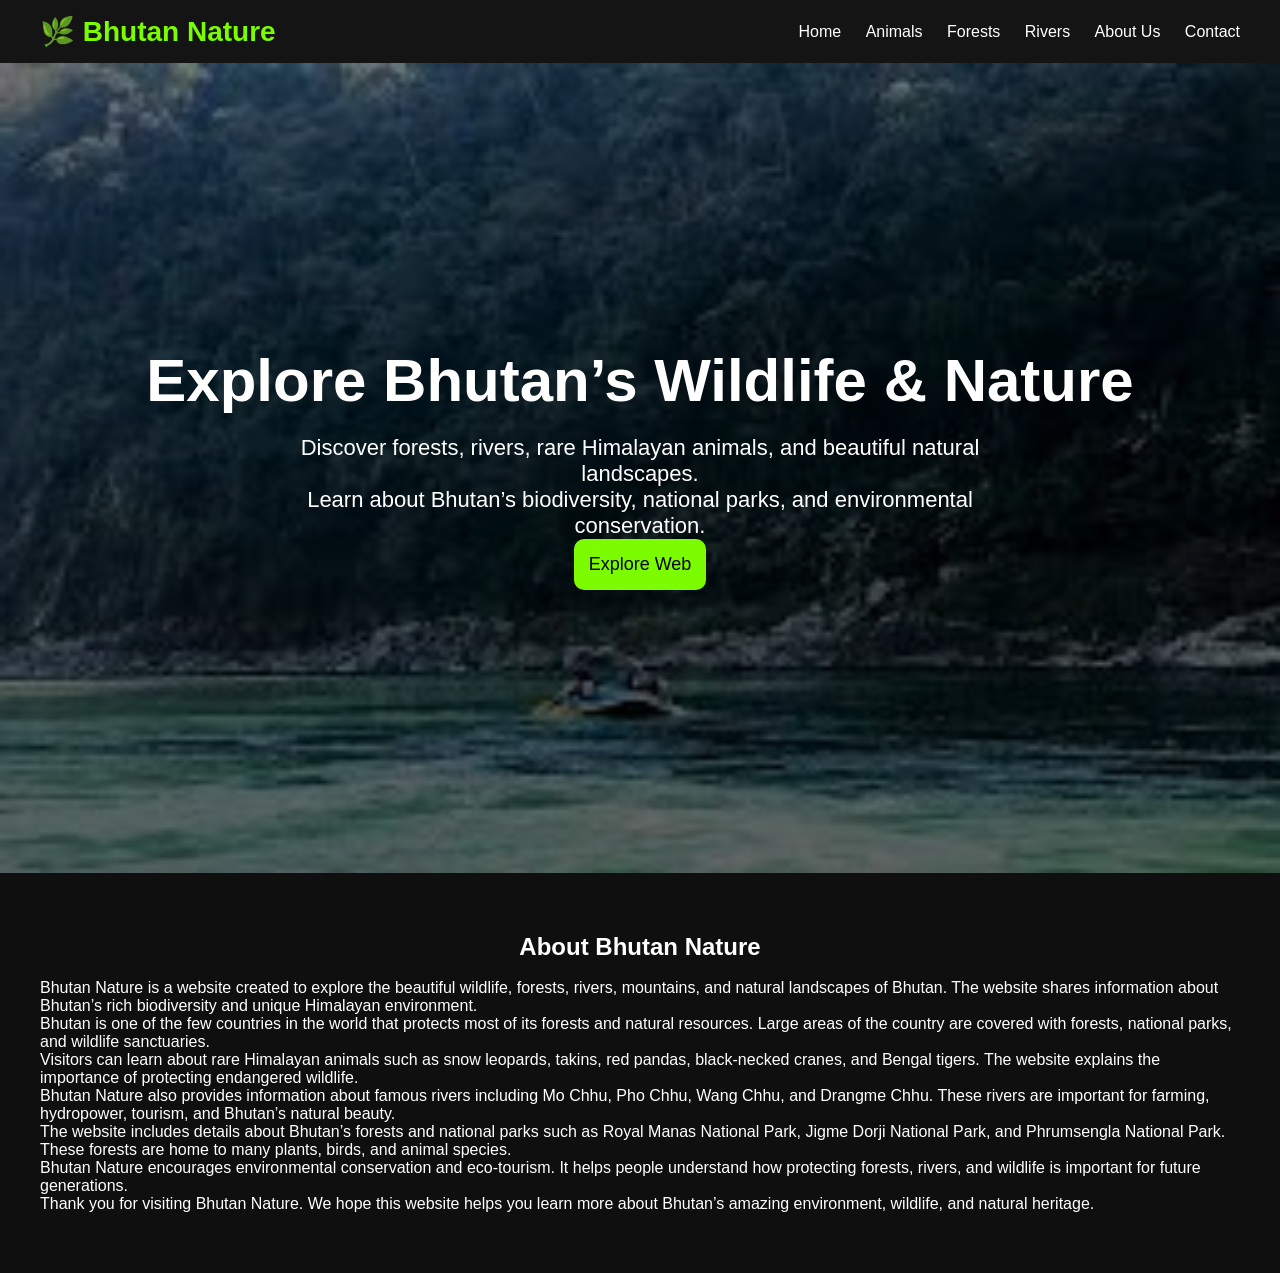
<file: index.html>
<!DOCTYPE html>
<html lang="en">

<head>

  <meta charset="UTF-8">
  <meta name="viewport"
  content="width=device-width, initial-scale=1.0">

  <title>Bhutan Wildlife & Nature</title>

  <link rel="stylesheet" href="style.css">

</head>

<body>

  <!-- NAVBAR -->

  <nav class="navbar">

    <div class="logo">
      🌿 Bhutan Nature
    </div>

    <div class="nav-links">

      <a href="index.html">Home</a>
      <a href="animals.html">Animals</a>
      <a href="forests.html">Forests</a>
      <a href="rivers.html">Rivers</a>
      <a href="aboutus.html">About Us</a>
      <a href="contact.html">Contact</a>

    </div>

  </nav>

  <!-- HERO SECTION -->

  <section class="hero">

    <h1>
      Explore Bhutan’s Wildlife & Nature
    </h1>

    <p>
      Discover forests, rivers,
      rare Himalayan animals,
      and beautiful natural landscapes.
    </p>

    <p>
      Learn about Bhutan’s biodiversity,
      national parks,
      and environmental conservation.
    </p>

    <!-- EXPLORE BUTTON -->

    <button class="explore-btn"
    onclick="document.getElementById('home-info').scrollIntoView({behavior:'smooth'})">

      Explore Web

    </button>

  </section>

  <!-- HOME INFO SECTION -->

  <section id="home-info" class="home-info">

    <h2 style="text-align: center;">
      About Bhutan Nature
    </h2>

    <br>

    <p>
      Bhutan Nature is a website created to explore the beautiful wildlife,
      forests, rivers, mountains, and natural landscapes of Bhutan.
      The website shares information about Bhutan’s rich biodiversity
      and unique Himalayan environment.
    </p>

    <p>
      Bhutan is one of the few countries in the world that protects
      most of its forests and natural resources.
      Large areas of the country are covered with forests,
      national parks, and wildlife sanctuaries.
    </p>

    <p>
      Visitors can learn about rare Himalayan animals such as
      snow leopards, takins, red pandas,
      black-necked cranes, and Bengal tigers.
      The website explains the importance of protecting endangered wildlife.
    </p>

    <p>
      Bhutan Nature also provides information about famous rivers
      including Mo Chhu, Pho Chhu, Wang Chhu,
      and Drangme Chhu.
      These rivers are important for farming,
      hydropower, tourism, and Bhutan’s natural beauty.
    </p>

    <p>
      The website includes details about Bhutan’s forests
      and national parks such as Royal Manas National Park,
      Jigme Dorji National Park,
      and Phrumsengla National Park.
      These forests are home to many plants,
      birds, and animal species.
    </p>

    <p>
      Bhutan Nature encourages environmental conservation
      and eco-tourism.
      It helps people understand how protecting forests,
      rivers, and wildlife is important for future generations.
    </p>

    <p>
      Thank you for visiting Bhutan Nature.
      We hope this website helps you learn more about
      Bhutan’s amazing environment,
      wildlife,
      and natural heritage.
    </p>

  </section>

</body>

</html>
</file>
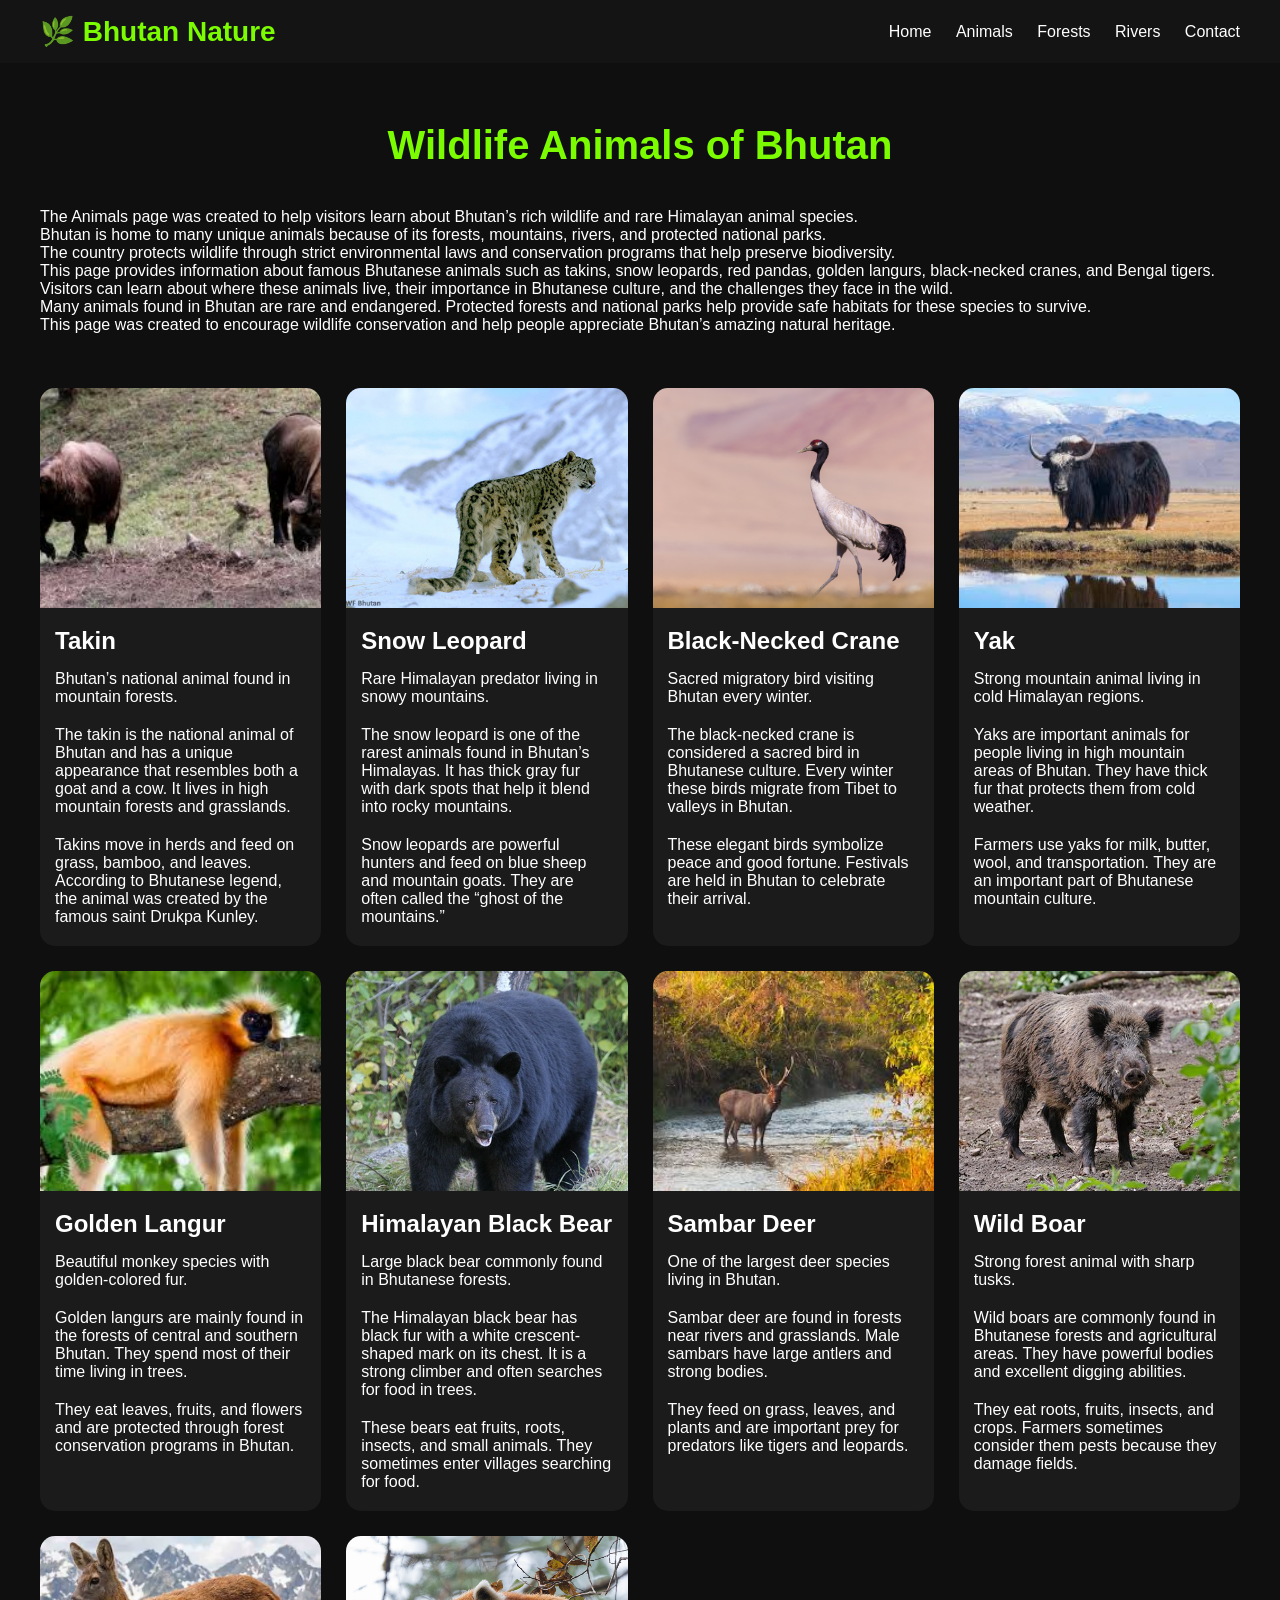
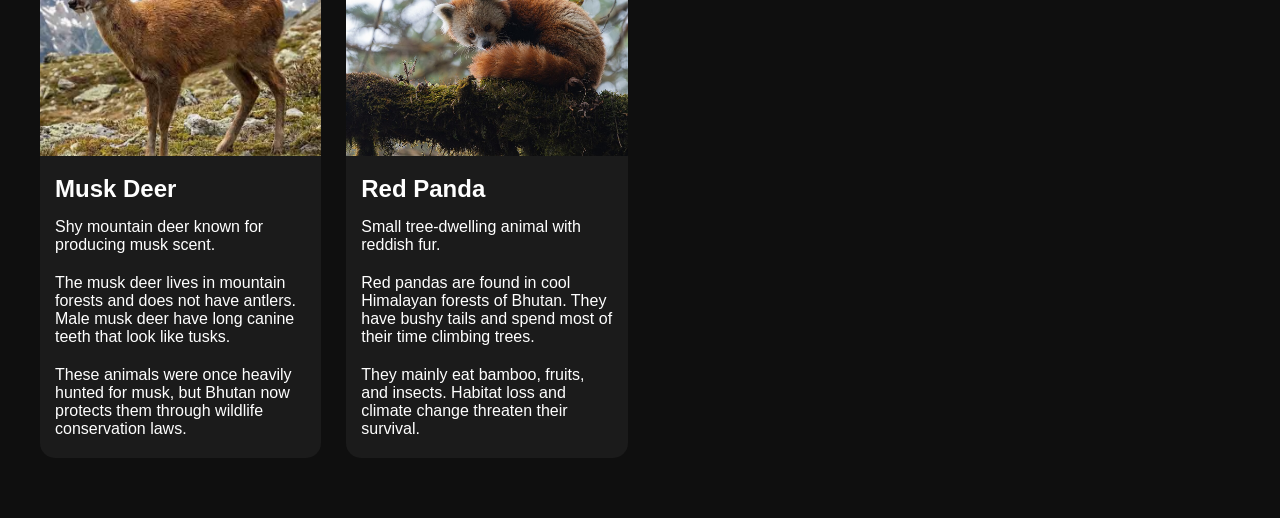
<file: animals.html>
<!DOCTYPE html>
<html lang="en">

<head>

<meta charset="UTF-8">
<meta name="viewport" content="width=device-width, initial-scale=1.0">

<title>Animals</title>

<link rel="stylesheet" href="style.css">

</head>

<body>

<!-- NAVBAR -->

<nav class="navbar">

<div class="logo">🌿 Bhutan Nature</div>

<div class="nav-links">

<a href="index.html">Home</a>
<a href="animals.html">Animals</a>
<a href="forests.html">Forests</a>
<a href="rivers.html">Rivers</a>
<a href="contact.html">Contact</a>

</div>

</nav>

<!-- ANIMALS SECTION -->

<section id="animals">

<h1 class="section-title">
Wildlife Animals of Bhutan
</h1>

<!-- ANIMAL PAGE INFO -->

<div class="animal-info">

<p>
The Animals page was created to help visitors learn about
Bhutan’s rich wildlife and rare Himalayan animal species.
</p>

<p>
Bhutan is home to many unique animals because of its forests,
mountains,
rivers,
and protected national parks.
</p>

<p>
The country protects wildlife through strict environmental laws
and conservation programs that help preserve biodiversity.
</p>

<p>
This page provides information about famous Bhutanese animals such as
takins,
snow leopards,
red pandas,
golden langurs,
black-necked cranes,
and Bengal tigers.
</p>

<p>
Visitors can learn about where these animals live,
their importance in Bhutanese culture,
and the challenges they face in the wild.
</p>

<p>
Many animals found in Bhutan are rare and endangered.
Protected forests and national parks help provide safe habitats
for these species to survive.
</p>

<p>
This page was created to encourage wildlife conservation
and help people appreciate Bhutan’s amazing natural heritage.
</p>

<br><br><br>

</div>

<div class="cards">

<!-- TAKIN -->

<div class="card">

<img src="imagess/takin.jpg" alt="Takin">

<h2>Takin</h2>

<p>
Bhutan’s national animal found in mountain forests.
</p>

<p>
The takin is the national animal of Bhutan and has a unique appearance
that resembles both a goat and a cow. It lives in high mountain forests
and grasslands.
</p>

<p>
Takins move in herds and feed on grass, bamboo, and leaves.
According to Bhutanese legend, the animal was created by the famous saint
Drukpa Kunley.
</p>

</div>

<!-- SNOW LEOPARD -->

<div class="card">

<img src="imagess/Bhutan-has-96-snow-leopards.jpg" alt="Snow Leopard">

<h2>Snow Leopard</h2>

<p>
Rare Himalayan predator living in snowy mountains.
</p>

<p>
The snow leopard is one of the rarest animals found in Bhutan’s Himalayas.
It has thick gray fur with dark spots that help it blend into rocky mountains.
</p>

<p>
Snow leopards are powerful hunters and feed on blue sheep and mountain goats.
They are often called the “ghost of the mountains.”
</p>

</div>

<!-- BLACK-NECKED CRANE -->

<div class="card">

<img src="imagess/Black_necked_crane_at_Hanle.jpg" alt="Black-Necked Crane">

<h2>Black-Necked Crane</h2>

<p>
Sacred migratory bird visiting Bhutan every winter.
</p>

<p>
The black-necked crane is considered a sacred bird in Bhutanese culture.
Every winter these birds migrate from Tibet to valleys in Bhutan.
</p>

<p>
These elegant birds symbolize peace and good fortune.
Festivals are held in Bhutan to celebrate their arrival.
</p>

</div>

<!-- YAK -->

<div class="card">

<img src="imagess/yak.jpg" alt="Yak">

<h2>Yak</h2>

<p>
Strong mountain animal living in cold Himalayan regions.
</p>

<p>
Yaks are important animals for people living in high mountain areas of Bhutan.
They have thick fur that protects them from cold weather.
</p>

<p>
Farmers use yaks for milk, butter, wool, and transportation.
They are an important part of Bhutanese mountain culture.
</p>

</div>

<!-- GOLDEN LANGUR -->

<div class="card">

<img src="imagess/gold.jpg" alt="Golden Langur">

<h2>Golden Langur</h2>

<p>
Beautiful monkey species with golden-colored fur.
</p>

<p>
Golden langurs are mainly found in the forests of central and southern Bhutan.
They spend most of their time living in trees.
</p>

<p>
They eat leaves, fruits, and flowers and are protected through forest
conservation programs in Bhutan.
</p>

</div>

<!-- HIMALAYAN BLACK BEAR -->

<div class="card">

<img src="imagess/bear.jpg" alt="Himalayan Black Bear">

<h2>Himalayan Black Bear</h2>

<p>
Large black bear commonly found in Bhutanese forests.
</p>

<p>
The Himalayan black bear has black fur with a white crescent-shaped mark
on its chest. It is a strong climber and often searches for food in trees.
</p>

<p>
These bears eat fruits, roots, insects, and small animals.
They sometimes enter villages searching for food.
</p>

</div>

<!-- SAMBAR DEER -->

<div class="card">

<img src="imagess/deer.jpg" alt="Sambar Deer">

<h2>Sambar Deer</h2>

<p>
One of the largest deer species living in Bhutan.
</p>

<p>
Sambar deer are found in forests near rivers and grasslands.
Male sambars have large antlers and strong bodies.
</p>

<p>
They feed on grass, leaves, and plants and are important prey for
predators like tigers and leopards.
</p>

</div>

<!-- WILD BOAR -->

<div class="card">

<img src="imagess/boar.jpg" alt="Wild Boar">

<h2>Wild Boar</h2>

<p>
Strong forest animal with sharp tusks.
</p>

<p>
Wild boars are commonly found in Bhutanese forests and agricultural areas.
They have powerful bodies and excellent digging abilities.
</p>

<p>
They eat roots, fruits, insects, and crops.
Farmers sometimes consider them pests because they damage fields.
</p>

</div>

<!-- MUSK DEER -->

<div class="card">

<img src="imagess/Alpine-musk-deer.avif" alt="Musk Deer">

<h2>Musk Deer</h2>

<p>
Shy mountain deer known for producing musk scent.
</p>

<p>
The musk deer lives in mountain forests and does not have antlers.
Male musk deer have long canine teeth that look like tusks.
</p>

<p>
These animals were once heavily hunted for musk, but Bhutan now protects
them through wildlife conservation laws.
</p>

</div>

<!-- RED PANDA -->

<div class="card">

<img src="imagess/Red_Panda,_Gentle_Tree-Dweller_of_the_Himalayas.jpg" alt="Red Panda">

<h2>Red Panda</h2>

<p>
Small tree-dwelling animal with reddish fur.
</p>

<p>
Red pandas are found in cool Himalayan forests of Bhutan.
They have bushy tails and spend most of their time climbing trees.
</p>

<p>
They mainly eat bamboo, fruits, and insects.
Habitat loss and climate change threaten their survival.
</p>

</div>

</div>

</section>

</body>

</html>
</file>
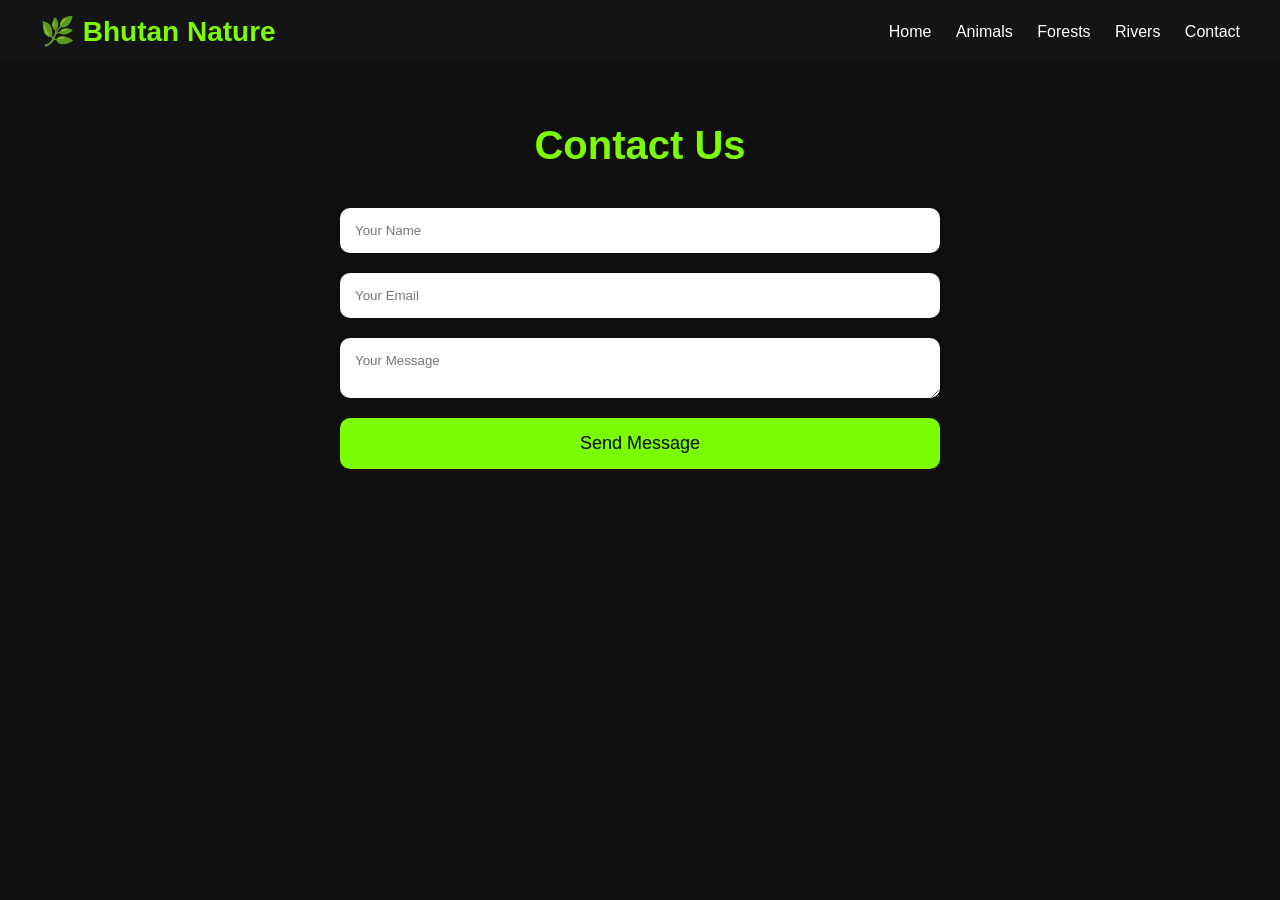
<file: contact.html>
<!DOCTYPE html>
<html lang="en">

<head>

<meta charset="UTF-8">

<title>Contact</title>

<link rel="stylesheet"
href="style.css">

</head>

<body>

<nav class="navbar">

<div class="logo">🌿 Bhutan Nature</div>

<div class="nav-links">

<a href="index.html">Home</a>
<a href="animals.html">Animals</a>
<a href="forests.html">Forests</a>
<a href="rivers.html">Rivers</a>
<a href="contact.html">Contact</a>

</div>

</nav>

<section>

<h1 class="section-title">
Contact Us
</h1>

<form>

<input type="text"
placeholder="Your Name">

<input type="email"
placeholder="Your Email">

<textarea
placeholder="Your Message"></textarea>

<button type="submit">
Send Message
</button>

</form>

</section>

</body>

</html>
</file>
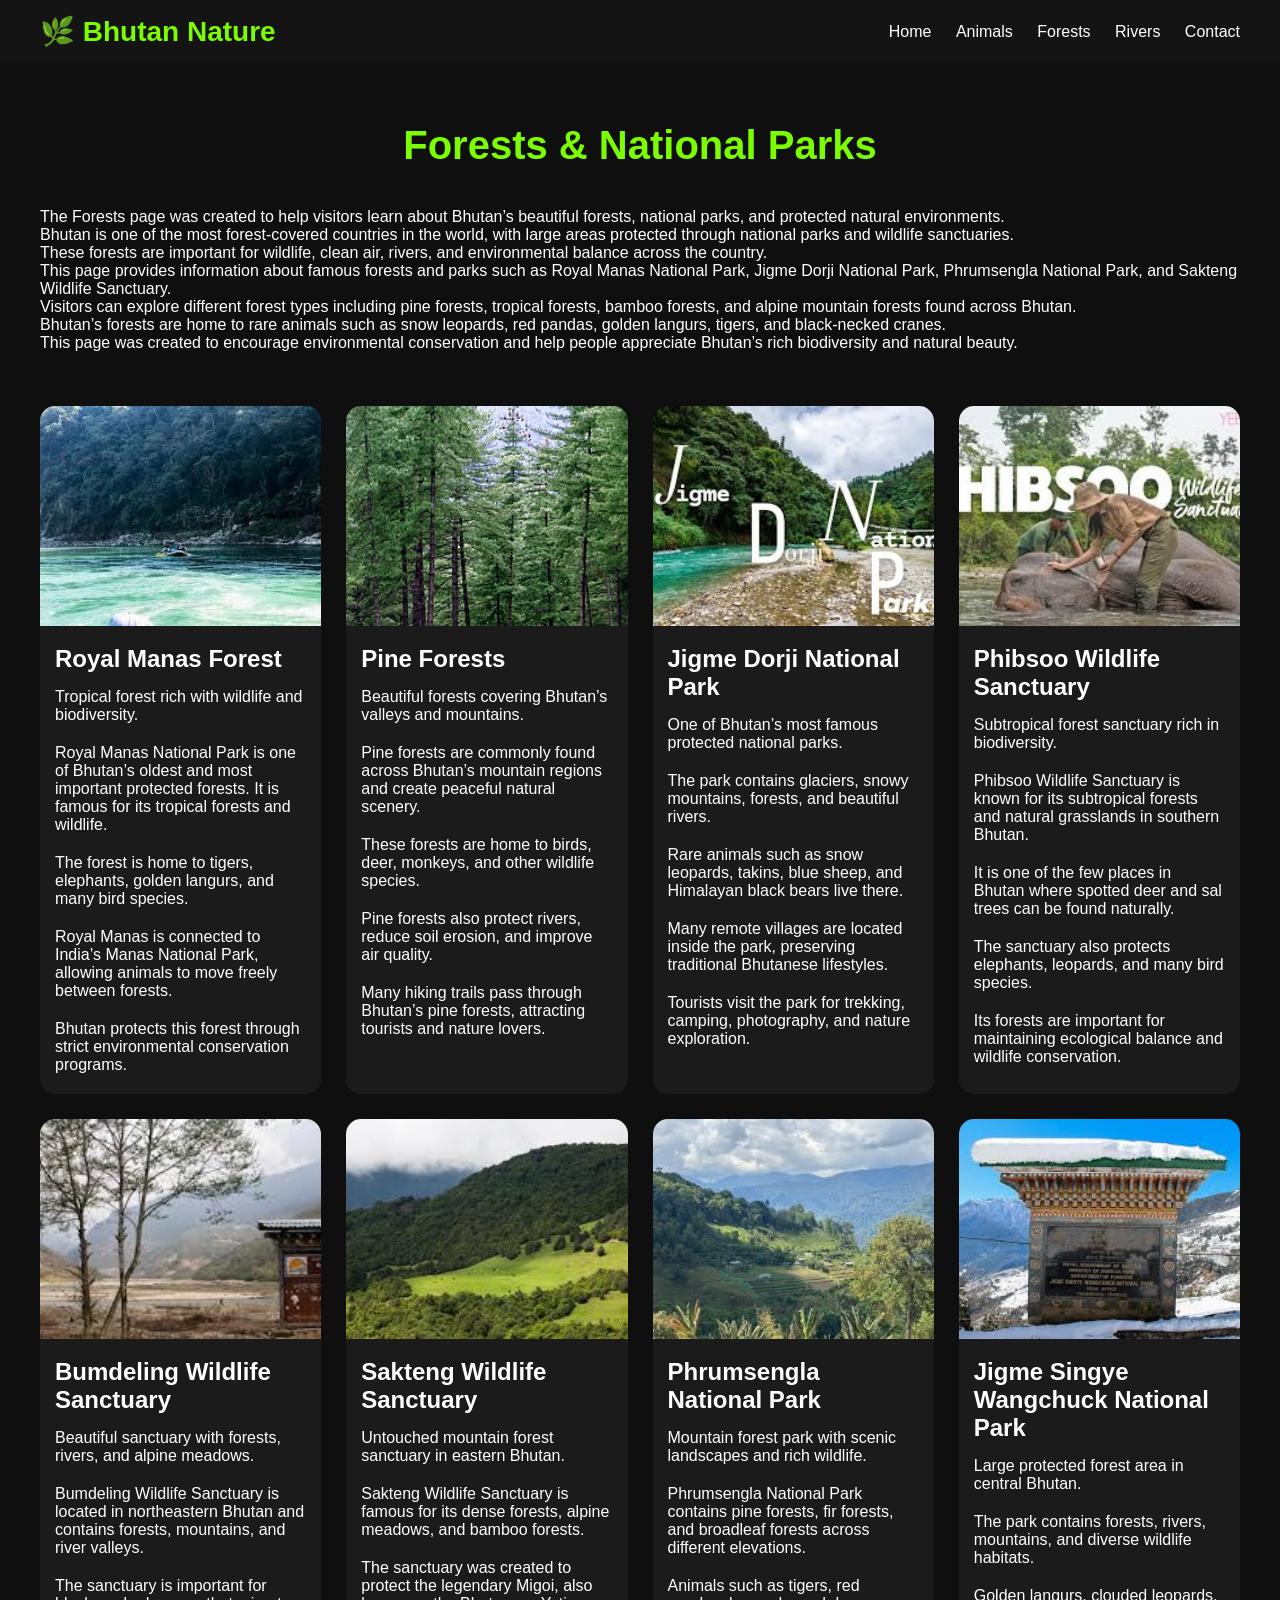
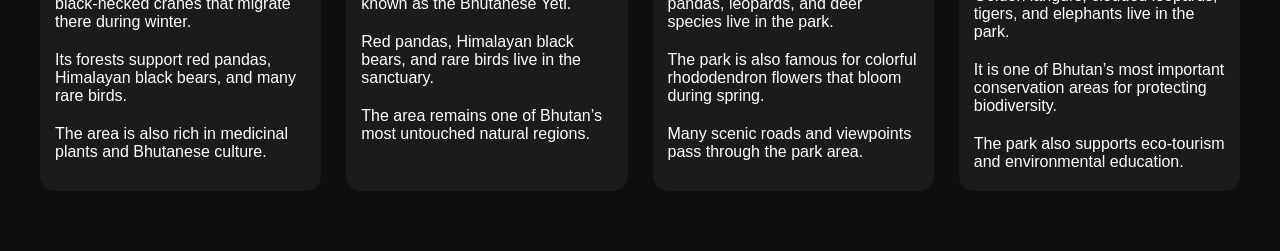
<file: forests.html>
<!DOCTYPE html>
<html lang="en">

<head>

<meta charset="UTF-8">
<meta name="viewport" content="width=device-width, initial-scale=1.0">

<title>Forests</title>

<link rel="stylesheet" href="style.css">

</head>

<body>

<!-- NAVBAR -->

<nav class="navbar">

<div class="logo">🌿 Bhutan Nature</div>

<div class="nav-links">

<a href="index.html">Home</a>
<a href="animals.html">Animals</a>
<a href="forests.html">Forests</a>
<a href="rivers.html">Rivers</a>
<a href="contact.html">Contact</a>

</div>

</nav>

<!-- FORESTS -->

<section id="forests">

<h1 class="section-title">
Forests & National Parks
</h1>

<!-- FOREST PAGE INFO -->

<div class="forest-info">

<p>
The Forests page was created to help visitors learn about
Bhutan’s beautiful forests,
national parks,
and protected natural environments.
</p>

<p>
Bhutan is one of the most forest-covered countries in the world,
with large areas protected through national parks
and wildlife sanctuaries.
</p>

<p>
These forests are important for wildlife,
clean air,
rivers,
and environmental balance across the country.
</p>

<p>
This page provides information about famous forests and parks such as
Royal Manas National Park,
Jigme Dorji National Park,
Phrumsengla National Park,
and Sakteng Wildlife Sanctuary.
</p>

<p>
Visitors can explore different forest types including
pine forests,
tropical forests,
bamboo forests,
and alpine mountain forests found across Bhutan.
</p>

<p>
Bhutan’s forests are home to rare animals such as
snow leopards,
red pandas,
golden langurs,
tigers,
and black-necked cranes.
</p>

<p>
This page was created to encourage environmental conservation
and help people appreciate Bhutan’s rich biodiversity
and natural beauty.
</p>
<br><br><br>
</div>

<div class="cards">

<!-- ROYAL MANAS -->

<div class="card">

<img src="imagess/67.jpg" alt="Royal Manas National Park">

<h2>Royal Manas Forest</h2>

<p>
Tropical forest rich with wildlife and biodiversity.
</p>

<p>
Royal Manas National Park is one of Bhutan’s oldest
and most important protected forests.
It is famous for its tropical forests and wildlife.
</p>

<p>
The forest is home to tigers,
elephants, golden langurs,
and many bird species.
</p>

<p>
Royal Manas is connected to India’s
Manas National Park,
allowing animals to move freely between forests.
</p>

<p>
Bhutan protects this forest through
strict environmental conservation programs.
</p>

</div>

<!-- PINE FORESTS -->

<div class="card">

<img src="imagess/Pinus_wallichiana_Bhutan2.jpg" alt="Pine Forests">

<h2>Pine Forests</h2>

<p>
Beautiful forests covering Bhutan’s valleys and mountains.
</p>

<p>
Pine forests are commonly found across Bhutan’s mountain regions
and create peaceful natural scenery.
</p>

<p>
These forests are home to birds,
deer, monkeys,
and other wildlife species.
</p>

<p>
Pine forests also protect rivers,
reduce soil erosion,
and improve air quality.
</p>

<p>
Many hiking trails pass through Bhutan’s pine forests,
attracting tourists and nature lovers.
</p>

</div>

<!-- JIGME DORJI -->

<div class="card">

<img src="imagess/park.jpg" alt="Jigme Dorji National Park">

<h2>Jigme Dorji National Park</h2>

<p>
One of Bhutan’s most famous protected national parks.
</p>

<p>
The park contains glaciers,
snowy mountains,
forests,
and beautiful rivers.
</p>

<p>
Rare animals such as snow leopards,
takins,
blue sheep,
and Himalayan black bears live there.
</p>

<p>
Many remote villages are located inside the park,
preserving traditional Bhutanese lifestyles.
</p>

<p>
Tourists visit the park for trekking,
camping,
photography,
and nature exploration.
</p>

</div>

<!-- PHIBSOO WILDLIFE SANCTUARY -->

<div class="card">

<img src="imagess/11111.jpg" alt="Phibsoo Wildlife Sanctuary">

<h2>Phibsoo Wildlife Sanctuary</h2>

<p>
Subtropical forest sanctuary rich in biodiversity.
</p>

<p>
Phibsoo Wildlife Sanctuary is known for its subtropical forests
and natural grasslands in southern Bhutan.
</p>

<p>
It is one of the few places in Bhutan where spotted deer
and sal trees can be found naturally.
</p>

<p>
The sanctuary also protects elephants,
leopards,
and many bird species.
</p>

<p>
Its forests are important for maintaining ecological balance
and wildlife conservation.
</p>

</div>

<!-- BUMDELING WILDLIFE SANCTUARY -->

<div class="card">

<img src="imagess/22222.jpg" alt="Bumdeling Wildlife Sanctuary">

<h2>Bumdeling Wildlife Sanctuary</h2>

<p>
Beautiful sanctuary with forests, rivers, and alpine meadows.
</p>

<p>
Bumdeling Wildlife Sanctuary is located in northeastern Bhutan
and contains forests,
mountains,
and river valleys.
</p>

<p>
The sanctuary is important for black-necked cranes
that migrate there during winter.
</p>

<p>
Its forests support red pandas,
Himalayan black bears,
and many rare birds.
</p>

<p>
The area is also rich in medicinal plants
and Bhutanese culture.
</p>

</div>

<!-- SAKTENG WILDLIFE SANCTUARY -->

<div class="card">

<img src="imagess/w.jpg" alt="Sakteng Wildlife Sanctuary">

<h2>Sakteng Wildlife Sanctuary</h2>

<p>
Untouched mountain forest sanctuary in eastern Bhutan.
</p>

<p>
Sakteng Wildlife Sanctuary is famous for its dense forests,
alpine meadows,
and bamboo forests.
</p>

<p>
The sanctuary was created to protect the legendary Migoi,
also known as the Bhutanese Yeti.
</p>

<p>
Red pandas,
Himalayan black bears,
and rare birds live in the sanctuary.
</p>

<p>
The area remains one of Bhutan’s most untouched natural regions.
</p>

</div>

<!-- PHRUMSENGLA NATIONAL PARK -->

<div class="card">

<img src="imagess/as.jpg" alt="Phrumsengla National Park">

<h2>Phrumsengla National Park</h2>

<p>
Mountain forest park with scenic landscapes and rich wildlife.
</p>

<p>
Phrumsengla National Park contains pine forests,
fir forests,
and broadleaf forests across different elevations.
</p>

<p>
Animals such as tigers,
red pandas,
leopards,
and deer species live in the park.
</p>

<p>
The park is also famous for colorful rhododendron flowers
that bloom during spring.
</p>

<p>
Many scenic roads and viewpoints pass through the park area.
</p>

</div>

<!-- JIGME SINGYE WANGCHUCK NATIONAL PARK -->

<div class="card">

<img src="imagess/robor.jpg" alt="Jigme Singye Wangchuck National Park">

<h2>Jigme Singye Wangchuck National Park</h2>

<p>
Large protected forest area in central Bhutan.
</p>

<p>
The park contains forests,
rivers,
mountains,
and diverse wildlife habitats.
</p>

<p>
Golden langurs,
clouded leopards,
tigers,
and elephants live in the park.
</p>

<p>
It is one of Bhutan’s most important conservation areas
for protecting biodiversity.
</p>

<p>
The park also supports eco-tourism
and environmental education.
</p>

</div>

</div>

</section>

</body>

</html>
</file>
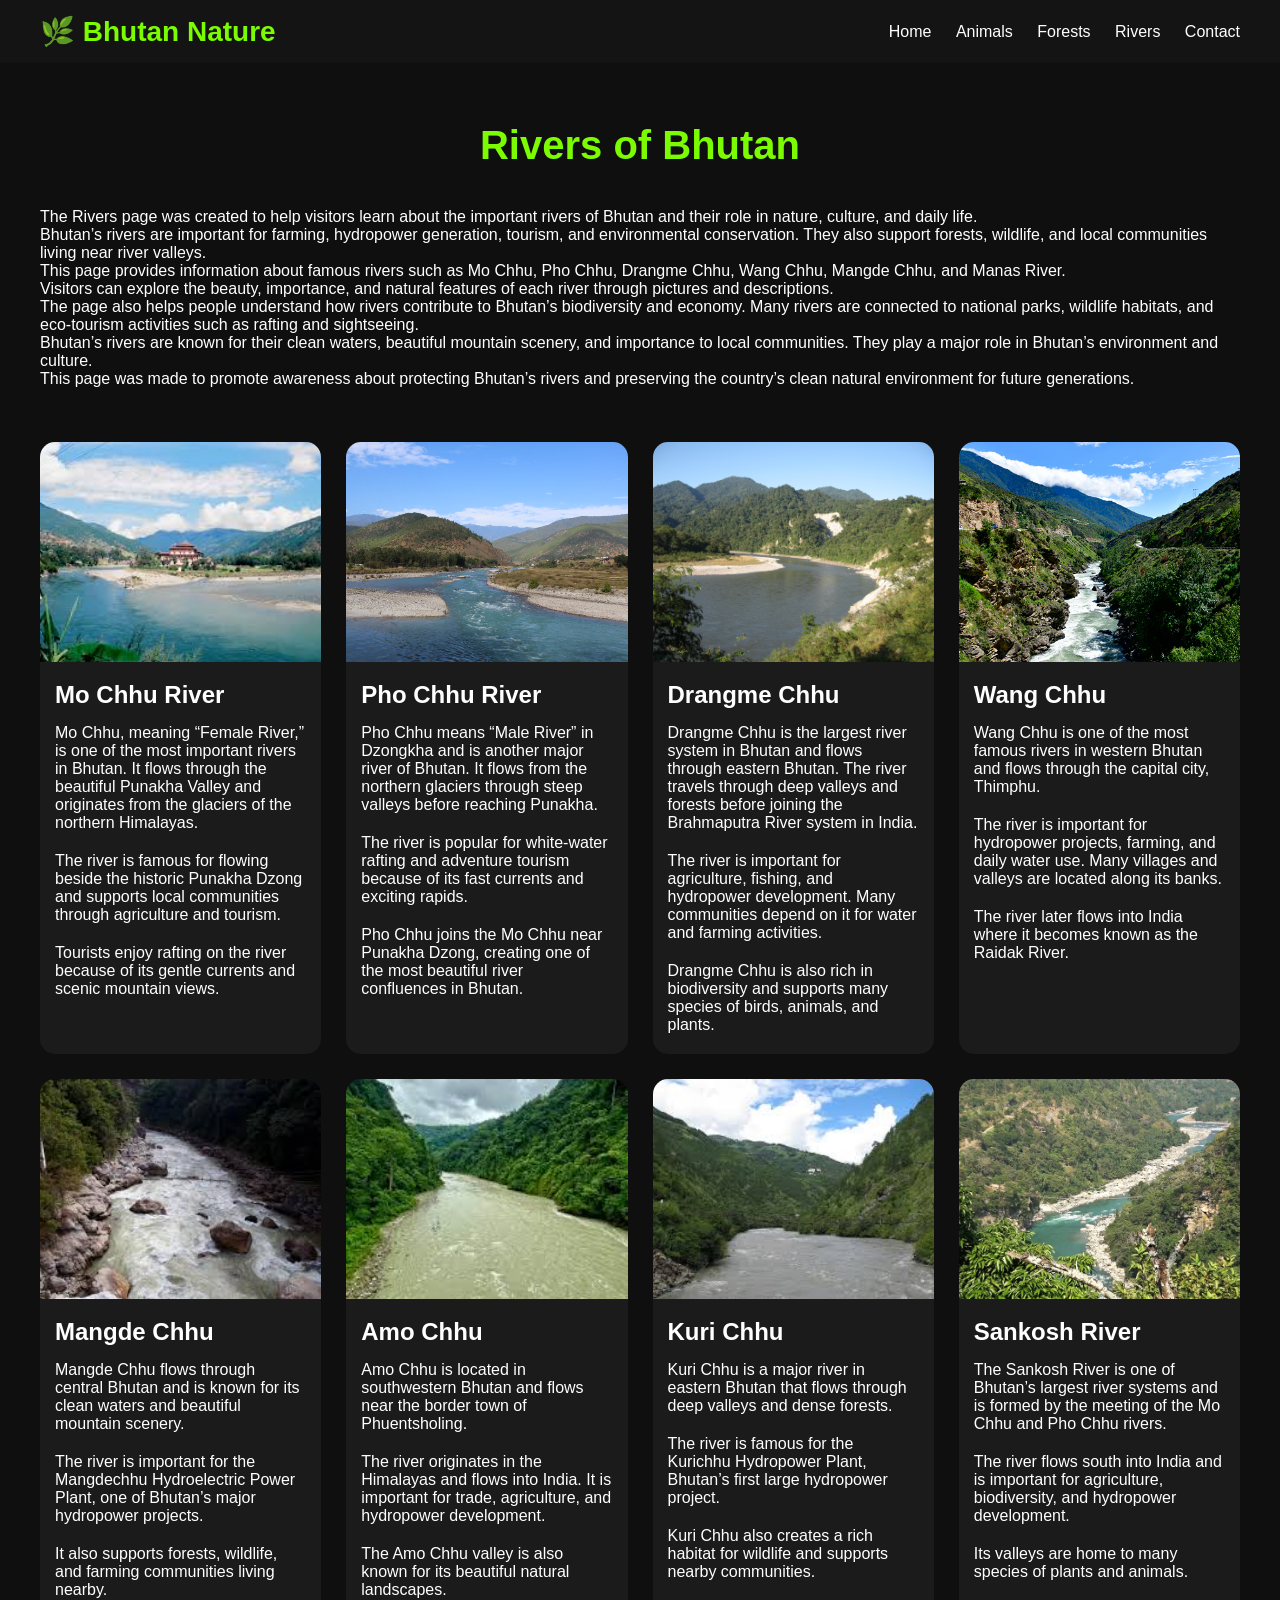
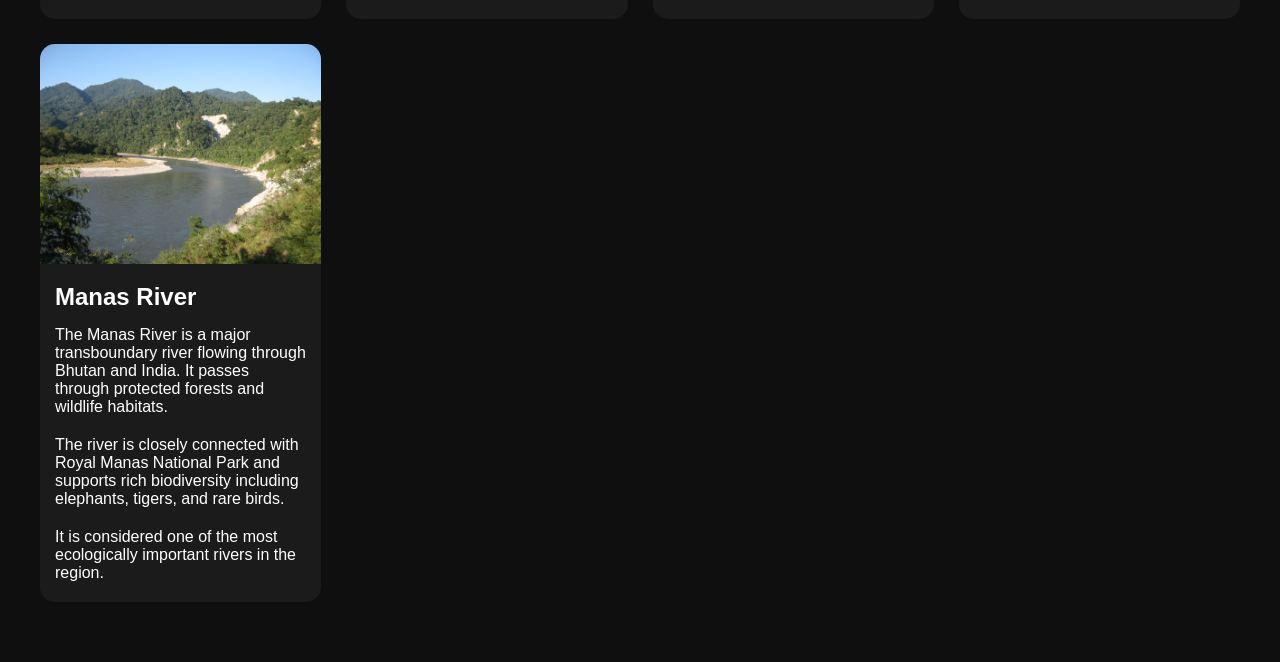
<file: rivers.html>
<!DOCTYPE html>
<html lang="en">

<head>

<meta charset="UTF-8">
<meta name="viewport" content="width=device-width, initial-scale=1.0">

<title>Rivers</title>

<link rel="stylesheet" href="style.css">

</head>

<body>

<!-- NAVBAR -->

<nav class="navbar">

<div class="logo">🌿 Bhutan Nature</div>

<div class="nav-links">

<a href="index.html">Home</a>
<a href="animals.html">Animals</a>
<a href="forests.html">Forests</a>
<a href="rivers.html">Rivers</a>
<a href="contact.html">Contact</a>

</div>

</nav>

<!-- RIVERS SECTION -->

<section>

<h1 class="section-title">
Rivers of Bhutan
</h1>

<!-- RIVER PAGE INFO -->

<div class="river-info">

<p>
The Rivers page was created to help visitors learn about
the important rivers of Bhutan and their role in nature,
culture, and daily life.
</p>

<p>
Bhutan’s rivers are important for farming,
hydropower generation,
tourism,
and environmental conservation.
They also support forests,
wildlife,
and local communities living near river valleys.
</p>

<p>
This page provides information about famous rivers such as
Mo Chhu,
Pho Chhu,
Drangme Chhu,
Wang Chhu,
Mangde Chhu,
and Manas River.
</p>

<p>
Visitors can explore the beauty,
importance,
and natural features of each river through pictures and descriptions.
</p>

<p>
The page also helps people understand how rivers contribute
to Bhutan’s biodiversity and economy.
Many rivers are connected to national parks,
wildlife habitats,
and eco-tourism activities such as rafting and sightseeing.
</p>

<p>
Bhutan’s rivers are known for their clean waters,
beautiful mountain scenery,
and importance to local communities.
They play a major role in Bhutan’s environment and culture.
</p>

<p>
This page was made to promote awareness about protecting Bhutan’s rivers
and preserving the country’s clean natural environment for future generations.
</p>

<br><br><br>

</div>

<div class="cards">

<!-- MO CHHU -->

<div class="card">

<img src="imagess/images (1).jpg" alt="Mo Chhu River">

<h2>Mo Chhu River</h2>

<p>
Mo Chhu, meaning “Female River,” is one of the most important rivers in Bhutan.
It flows through the beautiful Punakha Valley and originates from the glaciers
of the northern Himalayas.
</p>

<p>
The river is famous for flowing beside the historic Punakha Dzong and supports
local communities through agriculture and tourism.
</p>

<p>
Tourists enjoy rafting on the river because of its gentle currents and scenic
mountain views.
</p>

</div>

<!-- PHO CHHU -->

<div class="card">

<img src="imagess/river 2.jpg" alt="Pho Chhu River">

<h2>Pho Chhu River</h2>

<p>
Pho Chhu means “Male River” in Dzongkha and is another major river of Bhutan.
It flows from the northern glaciers through steep valleys before reaching Punakha.
</p>

<p>
The river is popular for white-water rafting and adventure tourism because of
its fast currents and exciting rapids.
</p>

<p>
Pho Chhu joins the Mo Chhu near Punakha Dzong, creating one of the most beautiful
river confluences in Bhutan.
</p>

</div>

<!-- DRANGME CHHU -->

<div class="card">

<img src="imagess/The_Manas_River_Entering_Indian_Side_from_Bhutan_Himalayas (1).jpg" alt="Drangme Chhu River">

<h2>Drangme Chhu</h2>

<p>
Drangme Chhu is the largest river system in Bhutan and flows through eastern Bhutan.
The river travels through deep valleys and forests before joining the Brahmaputra
River system in India.
</p>

<p>
The river is important for agriculture, fishing, and hydropower development.
Many communities depend on it for water and farming activities.
</p>

<p>
Drangme Chhu is also rich in biodiversity and supports many species of birds,
animals, and plants.
</p>

</div>

<!-- WANG CHHU -->

<div class="card">

<img src="imagess/wangchhu.jpg" alt="Wang Chhu River">

<h2>Wang Chhu</h2>

<p>
Wang Chhu is one of the most famous rivers in western Bhutan and flows through
the capital city, Thimphu.
</p>

<p>
The river is important for hydropower projects, farming, and daily water use.
Many villages and valleys are located along its banks.
</p>

<p>
The river later flows into India where it becomes known as the Raidak River.
</p>

</div>

<!-- MANGDE CHHU -->

<div class="card">

<img src="imagess/chhu.jpg" alt="Mangde Chhu River">

<h2>Mangde Chhu</h2>

<p>
Mangde Chhu flows through central Bhutan and is known for its clean waters and
beautiful mountain scenery.
</p>

<p>
The river is important for the Mangdechhu Hydroelectric Power Plant, one of
Bhutan’s major hydropower projects.
</p>

<p>
It also supports forests, wildlife, and farming communities living nearby.
</p>

</div>

<!-- AMO CHHU -->

<div class="card">

<img src="imagess/images.jpg" alt="Amo Chhu River">

<h2>Amo Chhu</h2>

<p>
Amo Chhu is located in southwestern Bhutan and flows near the border town of
Phuentsholing.
</p>

<p>
The river originates in the Himalayas and flows into India. It is important for
trade, agriculture, and hydropower development.
</p>

<p>
The Amo Chhu valley is also known for its beautiful natural landscapes.
</p>

</div>

<!-- KURI CHHU -->

<div class="card">

<img src="imagess/kuri chhu.jpg" alt="Kuri Chhu River">

<h2>Kuri Chhu</h2>

<p>
Kuri Chhu is a major river in eastern Bhutan that flows through deep valleys
and dense forests.
</p>

<p>
The river is famous for the Kurichhu Hydropower Plant, Bhutan’s first large
hydropower project.
</p>

<p>
Kuri Chhu also creates a rich habitat for wildlife and supports nearby communities.
</p>

</div>

<!-- SANKOSH RIVER -->

<div class="card">

<img src="imagess/bridge.jpg" alt="Sankosh River">

<h2>Sankosh River</h2>

<p>
The Sankosh River is one of Bhutan’s largest river systems and is formed by
the meeting of the Mo Chhu and Pho Chhu rivers.
</p>

<p>
The river flows south into India and is important for agriculture, biodiversity,
and hydropower development.
</p>

<p>
Its valleys are home to many species of plants and animals.
</p>

</div>

<!-- MANAS RIVER -->

<div class="card">

<img src="imagess/manas river.jpg" alt="Manas River">

<h2>Manas River</h2>

<p>
The Manas River is a major transboundary river flowing through Bhutan and India.
It passes through protected forests and wildlife habitats.
</p>

<p>
The river is closely connected with Royal Manas National Park and supports rich
biodiversity including elephants, tigers, and rare birds.
</p>

<p>
It is considered one of the most ecologically important rivers in the region.
</p>

</div>

</div>

</section>

</body>

</html>
</file>
<file: style.css>
*{
  margin:0;
  padding:0;
  box-sizing:border-box;
  font-family:Arial,sans-serif;
}

body{
  background:#0f0f0f;
  color:white;
}

.navbar{
  display:flex;
  justify-content:space-between;
  align-items:center;
  padding:15px 40px;
  background:#141414;
}

.logo{
  font-size:28px;
  color:#7CFC00;
  font-weight:bold;
}

.nav-links a{
  color:white;
  text-decoration:none;
  margin-left:20px;
}

.nav-links a:hover{
  color:#7CFC00;
}

.hero{
  height:90vh;
  display:flex;
  flex-direction:column;
  justify-content:center;
  align-items:center;
  text-align:center;
  padding:20px;
  background:
  linear-gradient(rgba(0,0,0,0.5),
  rgba(0,0,0,0.6)),
  url('imagess/67.jpg');
  background-size:cover;
}

.hero h1{
  font-size:60px;
  margin-bottom:20px;
}

.hero p{
  font-size:22px;
  max-width:700px;
}

section{
  padding:60px 40px;
}

.section-title{
  text-align:center;
  font-size:40px;
  color:#7CFC00;
  margin-bottom:40px;
}

.cards{
  display:grid;
  grid-template-columns:
  repeat(auto-fit,minmax(280px,1fr));
  gap:25px;
}

.card{
  background:#1b1b1b;
  border-radius:15px;
  overflow:hidden;
}

.card img{
  width:100%;
  height:220px;
  object-fit:cover;
}

.card h2{
  padding:15px;
}

.card p{
  padding:0 15px 20px;
}

.gallery{
  display:grid;
  grid-template-columns:
  repeat(auto-fit,minmax(250px,1fr));
  gap:20px;
}

.gallery img{
  width:100%;
  height:250px;
  object-fit:cover;
  border-radius:15px;
}

form{
  display:flex;
  flex-direction:column;
  gap:20px;
  max-width:600px;
  margin:auto;
}

input,textarea{
  padding:15px;
  border:none;
  border-radius:10px;
}

button{
  padding:15px;
  border:none;
  border-radius:10px;
  background:#7CFC00;
  cursor:pointer;
  font-size:18px;
}
</file>
